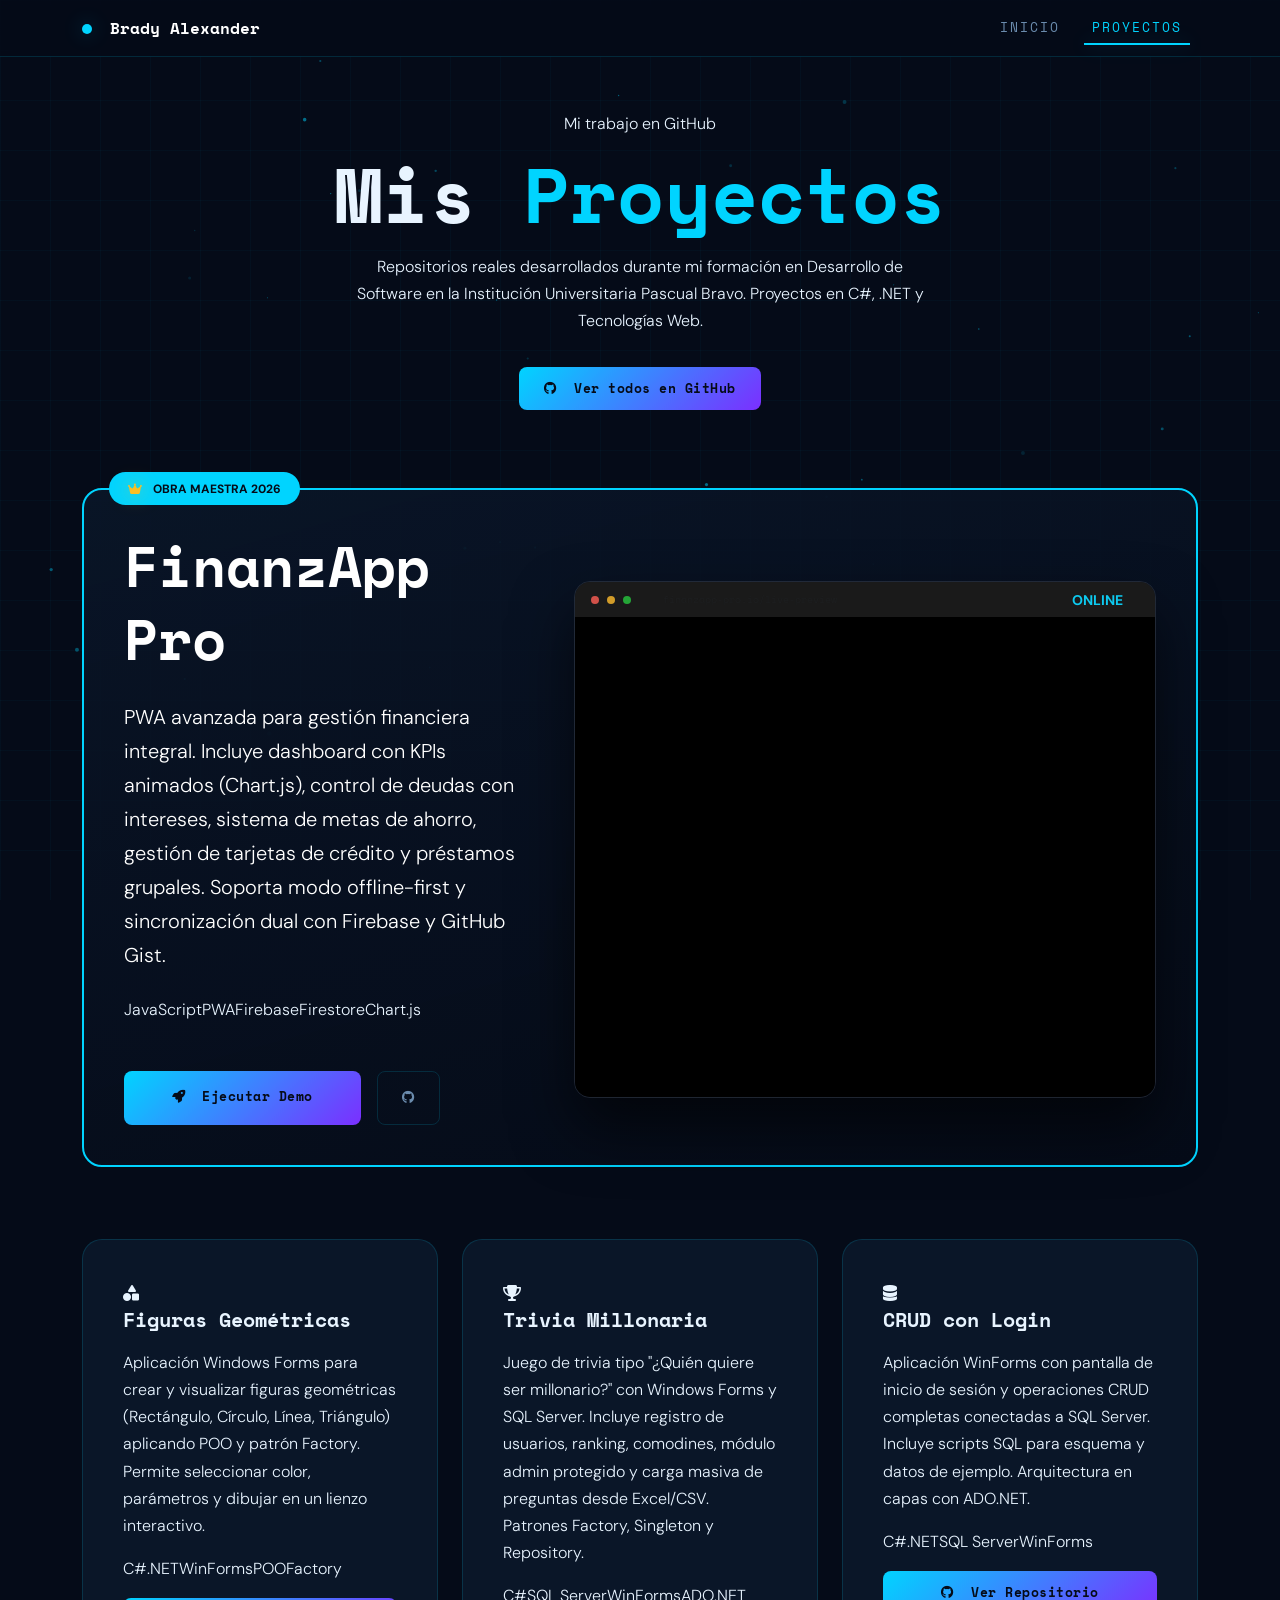
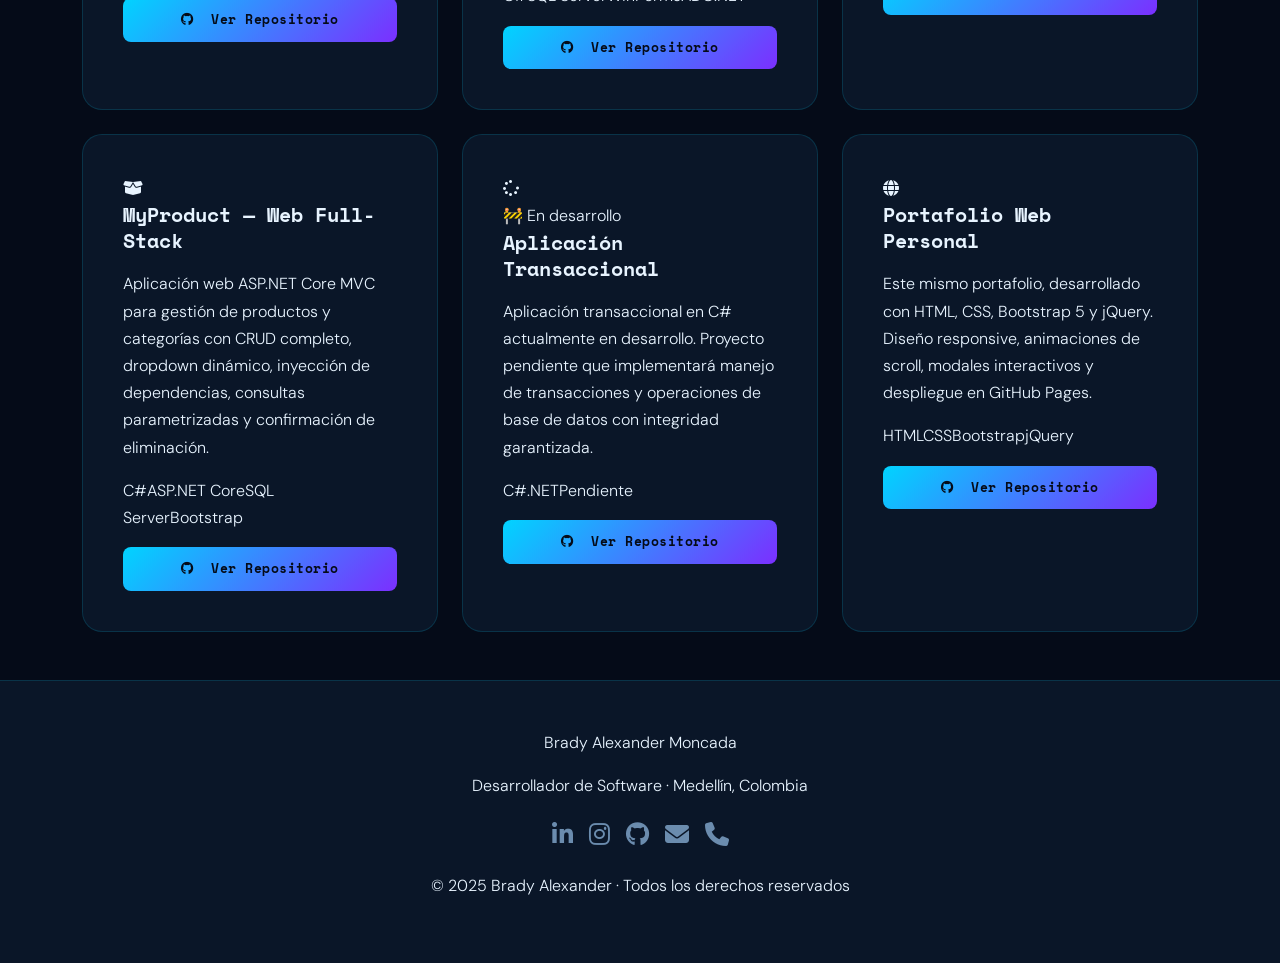
<file: projects.html>
<!DOCTYPE html>
<html lang="es">
<head>
  <meta charset="UTF-8" />
  <meta name="viewport" content="width=device-width, initial-scale=1.0"/>
  <title>Proyectos | Brady Alexander</title>
  <link rel="stylesheet" href="https://cdn.jsdelivr.net/npm/bootstrap@5.3.3/dist/css/bootstrap.min.css"/>
  <link rel="stylesheet" href="https://cdnjs.cloudflare.com/ajax/libs/font-awesome/6.5.0/css/all.min.css"/>
  <link href="https://fonts.googleapis.com/css2?family=Space+Mono:wght@400;700&family=DM+Sans:wght@300;400;600&display=swap" rel="stylesheet"/>
  <link rel="stylesheet" href="css/styles.css"/>
</head>
<body>

  <nav class="navbar navbar-expand-lg navbar-dark fixed-top" id="mainNav">
    <div class="container">
      <a class="navbar-brand fw-bold" href="index.html">
        <span class="brand-dot"></span> Brady Alexander
      </a>
      <button class="navbar-toggler" type="button" data-bs-toggle="collapse" data-bs-target="#navMenu">
        <span class="navbar-toggler-icon"></span>
      </button>
      <div class="collapse navbar-collapse" id="navMenu">
        <ul class="navbar-nav ms-auto">
          <li class="nav-item"><a class="nav-link" href="index.html">Inicio</a></li>
          <li class="nav-item"><a class="nav-link active" href="projects.html">Proyectos</a></li>
        </ul>
      </div>
    </div>
  </nav>

  <header class="hero-projects d-flex align-items-center">
    <div class="container text-center">
      <span class="section-label">Mi trabajo en GitHub</span>
      <h1 class="hero-title mt-2">Mis <span class="accent">Proyectos</span></h1>
      <p class="hero-desc mx-auto" style="max-width:580px;">
        Repositorios reales desarrollados durante mi formación en Desarrollo de Software en la
        Institución Universitaria Pascual Bravo. Proyectos en C#, .NET y Tecnologías Web.
      </p>
      <a href="https://github.com/bradymoncada17" target="_blank" class="btn btn-accent mt-3">
        <i class="fab fa-github me-2"></i> Ver todos en GitHub
      </a>
    </div>
  </header>

  <section class="section-projects py-5">
    <div class="container">
      <div class="row g-4">

        <!-- PROYECTO DESTACADO: FinanzApp Pro -->
        <div class="col-12 mb-5">
          <div class="project-card featured-project">
            <span class="featured-badge fw-bold"><i class="fas fa-crown me-2 gold-crown"></i> OBRA MAESTRA 2026</span>
            
            <div class="row g-5 align-items-center">
              <div class="col-lg-5">
                <div class="featured-content-overlay">
                  <h3 class="project-title display-4 mb-4 text-white fw-bold">FinanzApp Pro</h3>
                  <p class="project-desc fs-5 mb-4 text-white">
                    PWA avanzada para gestión financiera integral. Incluye dashboard con KPIs animados (Chart.js),
                    control de deudas con intereses, sistema de metas de ahorro, gestión de tarjetas de crédito
                    y préstamos grupales. Soporta modo offline-first y sincronización dual con Firebase y GitHub Gist.
                  </p>
                  <div class="project-tags mb-5">
                    <span>JavaScript</span><span>PWA</span><span>Firebase</span><span>Firestore</span><span>Chart.js</span>
                  </div>
                  <div class="d-flex gap-3">
                    <a href="https://bradymoncada17.github.io/FinanzazAPP/" target="_blank" class="btn btn-accent px-5 py-3">
                      <i class="fas fa-rocket me-2"></i> Ejecutar Demo
                    </a>
                    <a href="https://github.com/bradymoncada17/FinanzazAPP" target="_blank" class="btn btn-outline-light px-4 py-3">
                      <i class="fab fa-github"></i>
                    </a>
                  </div>
                </div>
              </div>

              <div class="col-lg-7">
                <div class="browser-frame">
                  <div class="browser-header d-flex align-items-center px-3">
                    <div class="d-flex gap-2">
                      <div class="browser-dot-ui" style="background: #ff5f56; opacity: 0.8;"></div>
                      <div class="browser-dot-ui" style="background: #ffbd2e; opacity: 0.8;"></div>
                      <div class="browser-dot-ui" style="background: #27c93f; opacity: 0.8;"></div>
                    </div>
                    <div class="ms-4 text-muted small" style="opacity: 0.5; font-family: var(--font-mono); font-size: 0.65rem;">finanzapp-pro.io/live-preview</div>
                    <div class="live-indicator ms-auto py-1 px-3 border-0 bg-transparent">
                      <span class="live-dot"></span> <small class="text-info fw-bold">ONLINE</small>
                    </div>
                  </div>
                  <div class="live-preview-window" style="height: 480px;">
                    <iframe src="https://bradymoncada17.github.io/FinanzazAPP/" style="width: 100%; height: 100%; border: none;"></iframe>
                  </div>
                </div>
              </div>
            </div>
          </div>
        </div>

        <!-- PROYECTO 1: Figuras Geométricas -->
        <div class="col-md-6 col-lg-4">
          <div class="project-card">
            <div class="project-icon"><i class="fas fa-shapes"></i></div>
            <h5 class="project-title">Figuras Geométricas</h5>
            <p class="project-desc">
              Aplicación Windows Forms para crear y visualizar figuras geométricas
              (Rectángulo, Círculo, Línea, Triángulo) aplicando POO y patrón Factory.
              Permite seleccionar color, parámetros y dibujar en un lienzo interactivo.
            </p>
            <div class="project-tags">
              <span>C#</span><span>.NET</span><span>WinForms</span><span>POO</span><span>Factory</span>
            </div>
            <a href="https://github.com/bradymoncada17/Figuras-Geom-tricas" target="_blank" class="btn btn-accent w-100 mt-3">
              <i class="fab fa-github me-2"></i> Ver Repositorio
            </a>
          </div>
        </div>

        <!-- PROYECTO 2: Millonario Challenge -->
        <div class="col-md-6 col-lg-4">
          <div class="project-card">
            <div class="project-icon"><i class="fas fa-trophy"></i></div>
            <h5 class="project-title">Trivia Millonaria</h5>
            <p class="project-desc">
              Juego de trivia tipo "¿Quién quiere ser millonario?" con Windows Forms y SQL Server.
              Incluye registro de usuarios, ranking, comodines, módulo admin protegido y
              carga masiva de preguntas desde Excel/CSV. Patrones Factory, Singleton y Repository.
            </p>
            <div class="project-tags">
              <span>C#</span><span>SQL Server</span><span>WinForms</span><span>ADO.NET</span>
            </div>
            <a href="https://github.com/bradymoncada17/Millonario-Challenge" target="_blank" class="btn btn-accent w-100 mt-3">
              <i class="fab fa-github me-2"></i> Ver Repositorio
            </a>
          </div>
        </div>

        <!-- PROYECTO 3: CRUD -->
        <div class="col-md-6 col-lg-4">
          <div class="project-card">
            <div class="project-icon"><i class="fas fa-database"></i></div>
            <h5 class="project-title">CRUD con Login</h5>
            <p class="project-desc">
              Aplicación WinForms con pantalla de inicio de sesión y operaciones CRUD
              completas conectadas a SQL Server. Incluye scripts SQL para esquema y
              datos de ejemplo. Arquitectura en capas con ADO.NET.
            </p>
            <div class="project-tags">
              <span>C#</span><span>.NET</span><span>SQL Server</span><span>WinForms</span>
            </div>
            <a href="https://github.com/bradymoncada17/CRUD" target="_blank" class="btn btn-accent w-100 mt-3">
              <i class="fab fa-github me-2"></i> Ver Repositorio
            </a>
          </div>
        </div>

        <!-- PROYECTO 4: MyProduct -->
        <div class="col-md-6 col-lg-4">
          <div class="project-card">
            <div class="project-icon"><i class="fas fa-box-open"></i></div>
            <h5 class="project-title">MyProduct — Web Full-Stack</h5>
            <p class="project-desc">
              Aplicación web ASP.NET Core MVC para gestión de productos y categorías con
              CRUD completo, dropdown dinámico, inyección de dependencias, consultas
              parametrizadas y confirmación de eliminación.
            </p>
            <div class="project-tags">
              <span>C#</span><span>ASP.NET Core</span><span>SQL Server</span><span>Bootstrap</span>
            </div>
            <a href="https://github.com/bradymoncada17/MyProduct" target="_blank" class="btn btn-accent w-100 mt-3">
              <i class="fab fa-github me-2"></i> Ver Repositorio
            </a>
          </div>
        </div>

        <!-- PROYECTO 5: Aplicacion Transaccional -->
        <div class="col-md-6 col-lg-4">
          <div class="project-card">
            <div class="project-icon"><i class="fas fa-spinner"></i></div>
            <span class="project-wip-badge">🚧 En desarrollo</span>
            <h5 class="project-title">Aplicación Transaccional</h5>
            <p class="project-desc">
              Aplicación transaccional en C# actualmente en desarrollo. Proyecto pendiente
              que implementará manejo de transacciones y operaciones de base de datos
              con integridad garantizada.
            </p>
            <div class="project-tags">
              <span>C#</span><span>.NET</span><span>Pendiente</span>
            </div>
            <a href="https://github.com/bradymoncada17/Aplicacion-transaccional" target="_blank" class="btn btn-accent w-100 mt-3">
              <i class="fab fa-github me-2"></i> Ver Repositorio
            </a>
          </div>
        </div>

        <!-- PROYECTO 6: PortafolioWeb -->
        <div class="col-md-6 col-lg-4">
          <div class="project-card">
            <div class="project-icon"><i class="fas fa-globe"></i></div>
            <h5 class="project-title">Portafolio Web Personal</h5>
            <p class="project-desc">
              Este mismo portafolio, desarrollado con HTML, CSS, Bootstrap 5 y jQuery.
              Diseño responsive, animaciones de scroll, modales interactivos y despliegue
              en GitHub Pages.
            </p>
            <div class="project-tags">
              <span>HTML</span><span>CSS</span><span>Bootstrap</span><span>jQuery</span>
            </div>
            <a href="https://github.com/bradymoncada17/PortafolioWeb" target="_blank" class="btn btn-accent w-100 mt-3">
              <i class="fab fa-github me-2"></i> Ver Repositorio
            </a>
          </div>
        </div>

      </div>
    </div>
  </section>

  <footer class="site-footer py-5">
    <div class="container text-center">
      <p class="footer-name">Brady Alexander Moncada</p>
      <p class="footer-sub">Desarrollador de Software · Medellín, Colombia</p>
      <div class="footer-social d-flex justify-content-center gap-3 my-3">
        <a href="https://www.linkedin.com/in/brady-moncada-408133352/" target="_blank" title="LinkedIn">
          <i class="fab fa-linkedin-in"></i>
        </a>
        <a href="https://www.instagram.com/bradymoncadaj/" target="_blank" title="Instagram">
          <i class="fab fa-instagram"></i>
        </a>
        <a href="https://github.com/bradymoncada17" target="_blank" title="GitHub">
          <i class="fab fa-github"></i>
        </a>
        <a href="mailto:bradymoncada17@gmail.com" title="Email">
          <i class="fas fa-envelope"></i>
        </a>
        <a href="tel:+573144029116" title="+57 314 402 9116">
          <i class="fas fa-phone"></i>
        </a>
      </div>
      <p class="footer-copy">© 2025 Brady Alexander · Todos los derechos reservados</p>
    </div>
  </footer>

  <script src="https://code.jquery.com/jquery-3.7.1.min.js"></script>
  <script src="https://cdn.jsdelivr.net/npm/bootstrap@5.3.3/dist/js/bootstrap.bundle.min.js"></script>
  <script src="js/scripts.js"></script>
</body>
</html>
</file>
<file: css/styles.css>
/* ============================================
   PORTAFOLIO - BRADY ALEXANDER
   Fusión Final: Diseño Original Detallado + Tech 2026
   ============================================ */

:root {
  --bg-dark:       #050b18;
  --bg-card:       #0a1628;
  --bg-card2:      #0f1e35;
  --bg-card3:      #162440;
  --accent:        #00d4ff;
  --accent2:       #7b2fff;
  --accent-green:  #00ff88;
  --accent-dim:    rgba(0, 212, 255, 0.1);
  --accent2-dim:   rgba(123, 47, 255, 0.1);
  --text-main:     #e8f4ff;
  --text-muted:    #6b8cae;
  --border:        rgba(0, 212, 255, 0.15);
  --border2:       rgba(123, 47, 255, 0.15);
  --glow:          0 0 20px rgba(0, 212, 255, 0.3);
  --glow2:         0 0 20px rgba(123, 47, 255, 0.3);
  --font-mono:     'Space Mono', monospace;
  --font-body:     'DM Sans', sans-serif;
  --radius:        14px;
}

/* ---------- Motor Visual y Rejilla ---------- */
#bg-canvas { position: fixed; top: 0; left: 0; width: 100%; height: 100%; z-index: -1; pointer-events: none; }
body::before {
  content: ''; position: fixed; inset: 0;
  background-image: linear-gradient(rgba(0,212,255,0.03) 1px, transparent 1px),
                    linear-gradient(90deg, rgba(0,212,255,0.03) 1px, transparent 1px);
  background-size: 50px 50px; pointer-events: none; z-index: 0;
}

/* ---------- Reset & Base ---------- */
*, *::before, *::after { box-sizing: border-box; margin: 0; padding: 0; }
html { scroll-behavior: smooth; }
body { background-color: var(--bg-dark); color: var(--text-main); font-family: var(--font-body); overflow-x: hidden; line-height: 1.7; font-weight: 300; }
body > * { position: relative; z-index: 1; }

h1,h2,h3,h4,h5,h6 { font-family: var(--font-mono); font-weight: 700; line-height: 1.3 !important; margin-bottom: 1rem; }
.accent { color: var(--accent); }

/* ---------- Animaciones Reveal ---------- */
.reveal { opacity: 0; transform: translateY(20px); transition: opacity 0.8s ease, transform 0.8s ease; }
.reveal.visible { opacity: 1; transform: translateY(0); }

/* ---------- Navbar Compacta ---------- */
#mainNav {
  background: rgba(5, 11, 24, 0.85);
  backdrop-filter: blur(12px);
  border-bottom: 1px solid var(--border);
  padding: 0.6rem 0;
  z-index: 1000;
  transition: 0.3s ease;
}
#mainNav.scrolled { padding: 0.4rem 0; background: rgba(5, 11, 24, 0.98); }

.navbar-brand { font-family: var(--font-mono); font-size: 1rem; color: #fff !important; }
.brand-dot { display: inline-block; width: 10px; height: 10px; background: var(--accent); border-radius: 50%; box-shadow: var(--glow); margin-right: 8px; }

.nav-link {
  font-family: var(--font-mono);
  font-size: 0.8rem;
  color: var(--text-muted) !important;
  letter-spacing: 2px;
  text-transform: uppercase;
  padding: 0.4rem 1rem !important;
  position: relative;
  transition: 0.3s;
}
.nav-link::after {
  content: ''; position: absolute; bottom: 0; left: 50%; right: 50%;
  height: 2px; background: var(--accent); transition: 0.3s; box-shadow: var(--glow);
}
.nav-link:hover::after, .nav-link.active::after { left: 0.5rem; right: 0.5rem; }
.nav-link:hover, .nav-link.active { color: var(--accent) !important; }

/* ---------- Hero & Avatar (DISEÑO ORIGINAL RESTAURADO) ---------- */
.hero { min-height: 85vh; display: flex; align-items: center; padding: 110px 0 50px; }
.hero-tag { font-family: var(--font-mono); color: var(--accent); letter-spacing: 4px; text-transform: uppercase; font-size: 0.8rem; margin-bottom: 0.5rem; display: flex; align-items: center; gap: 1rem; }
.hero-tag::before { content: ''; width: 30px; height: 2px; background: var(--accent); }
.hero-title { font-size: clamp(2.8rem, 6vw, 5rem); line-height: 1.05; margin-bottom: 0.5rem; }

/* Avatar Anillos Originales Centrados */
.avatar-wrapper { 
  position: relative; 
  width: 240px; 
  height: 240px; 
  display: flex;
  align-items: center;
  justify-content: center;
  margin: 0 auto; 
}

.avatar-ring { 
  position: absolute; 
  inset: -12px; 
  border-radius: 50%; 
  border: 1px dashed rgba(0,212,255,0.4); 
  animation: spin 20s linear infinite; 
  z-index: 0; 
}

.avatar-ring-2 { 
  position: absolute; 
  inset: -24px; 
  border-radius: 50%; 
  border: 1px dashed rgba(123,47,255,0.25); 
  animation: spin 35s linear infinite reverse; 
  z-index: 0; 
}

@keyframes spin { to { transform: rotate(360deg); } }

.avatar-glow { 
  position: absolute; 
  inset: -4px; 
  border-radius: 50%; 
  background: conic-gradient(var(--accent), var(--accent2), var(--accent)); 
  animation: spin 4s linear infinite; 
  z-index: 0; 
}

.avatar-glow-mask { 
  position: absolute; 
  inset: 3px; 
  border-radius: 50%; 
  background: var(--bg-dark); 
  z-index: 1; 
}

.avatar-photo { 
  width: 228px; 
  height: 228px; 
  border-radius: 50%; 
  object-fit: cover; 
  object-position: center top;
  position: relative; 
  z-index: 2; 
}

/* ---------- Botones (DISEÑO ORIGINAL) ---------- */
.btn-accent {
  background: linear-gradient(135deg, var(--accent), var(--accent2));
  color: #050b18;
  font-family: var(--font-mono);
  font-size: 0.82rem;
  font-weight: 700;
  border: none;
  border-radius: 8px;
  padding: 0.75rem 1.6rem;
  transition: 0.3s;
  letter-spacing: 0.5px;
  position: relative;
  overflow: hidden;
}
.btn-accent::before {
  content: ''; position: absolute; inset: 0;
  background: linear-gradient(135deg, var(--accent2), var(--accent));
  opacity: 0; transition: 0.3s;
}
.btn-accent:hover::before { opacity: 1; }
.btn-accent:hover { transform: translateY(-3px); box-shadow: 0 10px 30px rgba(0,212,255,0.4); }

.btn-outline-light {
  font-family: var(--font-mono);
  font-size: 0.82rem;
  border-radius: 8px;
  padding: 0.75rem 1.6rem;
  border: 1px solid var(--border);
  color: var(--text-muted) !important;
  background: transparent;
  transition: 0.3s;
}
.btn-outline-light:hover { border-color: var(--accent); color: var(--accent) !important; transform: translateY(-3px); box-shadow: var(--glow); background: var(--accent-dim); }

/* ---------- Secciones Inicio (ORIGINAL RESTAURADO) ---------- */
section { padding: 60px 0 !important; }

.sobre-card { background: var(--bg-card2); border: 1px solid var(--border); border-radius: var(--radius); padding: 2rem; position: relative; overflow: hidden; }
.sobre-card::before { content: ''; position: absolute; top: 0; left: 0; right: 0; height: 2px; background: linear-gradient(90deg, var(--accent), var(--accent2)); }

.info-grid { display: grid; grid-template-columns: 1fr 1fr; gap: 0.85rem; }
.info-item { background: var(--bg-card3); border: 1px solid var(--border); border-radius: 10px; padding: 0.85rem 1rem; display: flex; align-items: center; gap: 0.75rem; transition: var(--transition); }
.info-item:hover { border-color: var(--accent); background: var(--accent-dim); color: var(--text-main); }

/* Habilidades (DISEÑO ORIGINAL) */
.skills-card { background: var(--bg-card); border: 1px solid var(--border); border-radius: var(--radius); padding: 2rem; height: 100%; position: relative; overflow: hidden; transition: var(--transition); }
.skills-card:hover { border-color: var(--accent); box-shadow: 0 0 30px rgba(0,212,255,0.08); }
.skills-card::before { content: ''; position: absolute; top: 0; left: 0; right: 0; height: 2px; background: linear-gradient(90deg, var(--accent), var(--accent2)); }
.skills-group-title { font-family: var(--font-mono); font-size: 0.8rem; color: var(--accent); margin-bottom: 1.5rem; text-transform: uppercase; letter-spacing: 2px; }

.skill-tags { display: flex; flex-wrap: wrap; gap: 0.5rem; }
.skill-tag { background: var(--bg-card2); border: 1px solid var(--border); color: var(--text-muted); border-radius: 6px; padding: 0.4rem 0.9rem; font-size: 0.8rem; font-family: var(--font-mono); display: flex; align-items: center; gap: 0.5rem; transition: var(--transition); cursor: default; }
.skill-tag i { color: var(--accent); font-size: 0.85rem; }
.skill-tag:hover { background: var(--accent-dim); border-color: var(--accent); color: var(--accent); transform: translateY(-2px); box-shadow: var(--glow); }
.skill-tag.soft { border-color: var(--border2); }
.skill-tag.soft i { color: var(--accent2); }
.skill-tag.soft:hover { background: var(--accent2-dim); border-color: var(--accent2); color: var(--accent2); box-shadow: var(--glow2); }

/* Experiencia (DISEÑO ORIGINAL) */
.timeline { position: relative; padding-left: 2.5rem; }
.timeline::before { content: ''; position: absolute; left: 5px; top: 0; bottom: 0; width: 1px; background: linear-gradient(to bottom, var(--accent), var(--accent2), transparent); }
.timeline-item { position: relative; padding: 0 0 2.5rem 2rem; }
.timeline-dot { position: absolute; left: -2.5rem; top: 4px; width: 12px; height: 12px; border-radius: 50%; background: var(--accent); border: 2px solid var(--bg-dark); box-shadow: 0 0 12px var(--accent); }
.timeline-content { background: var(--bg-card2); border: 1px solid var(--border); border-radius: var(--radius); padding: 1.5rem; transition: var(--transition); position: relative; overflow: hidden; }
.timeline-content::before { content: ''; position: absolute; left: 0; top: 0; bottom: 0; width: 3px; background: linear-gradient(to bottom, var(--accent), var(--accent2)); opacity: 0; transition: var(--transition); }
.timeline-item:hover .timeline-content { border-color: var(--accent); box-shadow: 0 8px 30px rgba(0,212,255,0.08); }
.timeline-item:hover .timeline-content::before { opacity: 1; }
.timeline-content ul { list-style: none; padding: 0; margin: 0; }
.timeline-content ul li { color: var(--text-muted); font-size: 0.88rem; padding: 0.2rem 0 0.2rem 1.2rem; position: relative; line-height: 1.6; }
.timeline-content ul li::before { content: '▸'; color: var(--accent); position: absolute; left: 0; font-size: 0.75rem; }

/* Estudios (DISEÑO ORIGINAL) */
.study-card { background: var(--bg-card); border: 1px solid var(--border); border-radius: var(--radius); padding: 2.5rem 2rem; text-align: center; height: 100%; position: relative; transition: var(--transition); overflow: hidden; }
.study-card:hover { border-color: var(--accent); transform: translateY(-6px); box-shadow: 0 20px 40px rgba(0,212,255,0.12); }
.study-card::after { content: ''; position: absolute; inset: 0; background: linear-gradient(135deg, var(--accent-dim), transparent); opacity: 0; transition: var(--transition); }
.study-card:hover::after { opacity: 1; }
.study-card.current { border-color: var(--accent); background: linear-gradient(135deg, var(--bg-card), var(--bg-card2)); }
.study-badge { position: absolute; top: -1px; left: 0; right: 0; height: 2px; background: linear-gradient(90deg, var(--accent), var(--accent2)); }
.study-icon { font-size: 2.8rem; color: var(--accent); margin-bottom: 1rem; display: block; position: relative; z-index: 1; filter: drop-shadow(0 0 8px rgba(0,212,255,0.5)); }
.study-badge-text { position: absolute; top: 10px; right: 10px; background: var(--accent); color: #050b18; font-family: var(--font-mono); font-size: 0.65rem; font-weight: 700; padding: 0.15rem 0.6rem; border-radius: 20px; z-index: 2; }

/* ---------- Página de Proyectos (FUSIÓN MAESTRA) ---------- */
.hero-projects { padding: 110px 0 30px !important; text-align: center; }
.project-card { background: var(--bg-card); border: 1px solid var(--border); border-radius: 20px; padding: 2.5rem; height: 100%; display: flex; flex-direction: column; transition: 0.4s ease; position: relative; overflow: visible; }
.project-card:hover { transform: translateY(-10px); border-color: var(--accent); box-shadow: 0 20px 40px rgba(0,0,0,0.5); }

/* Brillo Seguidor */
.card-glow { position: absolute; inset: 0; background: radial-gradient(circle at var(--x) var(--y), rgba(0, 212, 255, 0.1) 0%, transparent 60%); pointer-events: none; opacity: 0; transition: opacity 0.4s; }
.project-card:hover .card-glow { opacity: 1; }

.featured-project { border: 2px solid var(--accent); background: linear-gradient(165deg, rgba(10, 22, 40, 0.9) 0%, #050b18 100%); }
.featured-badge { position: absolute; top: -18px; left: 25px; background: var(--accent); color: #050b18; padding: 0.4rem 1.2rem; border-radius: 50px; font-weight: 700; font-size: 0.75rem; z-index: 10; }
.gold-crown { color: #fbbf24; filter: drop-shadow(0 0 10px rgba(251, 191, 36, 0.8)); margin-right: 8px; }

/* Browser Preview */
.browser-frame { border-radius: 16px; border: 1px solid rgba(255,255,255,0.1); overflow: hidden; box-shadow: 0 30px 60px rgba(0,0,0,0.6); margin-top: 1.5rem; }
.browser-header { height: 35px; background: #1a1a1a; display: flex; align-items: center; padding: 0 12px; gap: 8px; }
.browser-dot-ui { width: 8px; height: 8px; border-radius: 50%; background: #333; }
.live-preview-window { height: 480px; background: #000; }

/* ---------- Footer (DISEÑO ORIGINAL) ---------- */
.site-footer { padding: 80px 0; background: var(--bg-card); border-top: 1px solid var(--border); text-align: center; }
.footer-social { display: flex; justify-content: center; gap: 1.5rem; margin-bottom: 1.5rem; }
.footer-social a { color: var(--text-muted); font-size: 1.5rem; transition: 0.3s; }
.footer-social a:hover { color: var(--accent); transform: translateY(-3px); }

@media (max-width: 768px) {
  .hero { padding-top: 100px; }
  .hero-projects { padding-top: 90px !important; }
  .hero-title { font-size: 2.2rem; }
  .info-grid { grid-template-columns: 1fr; }
}
</file>
